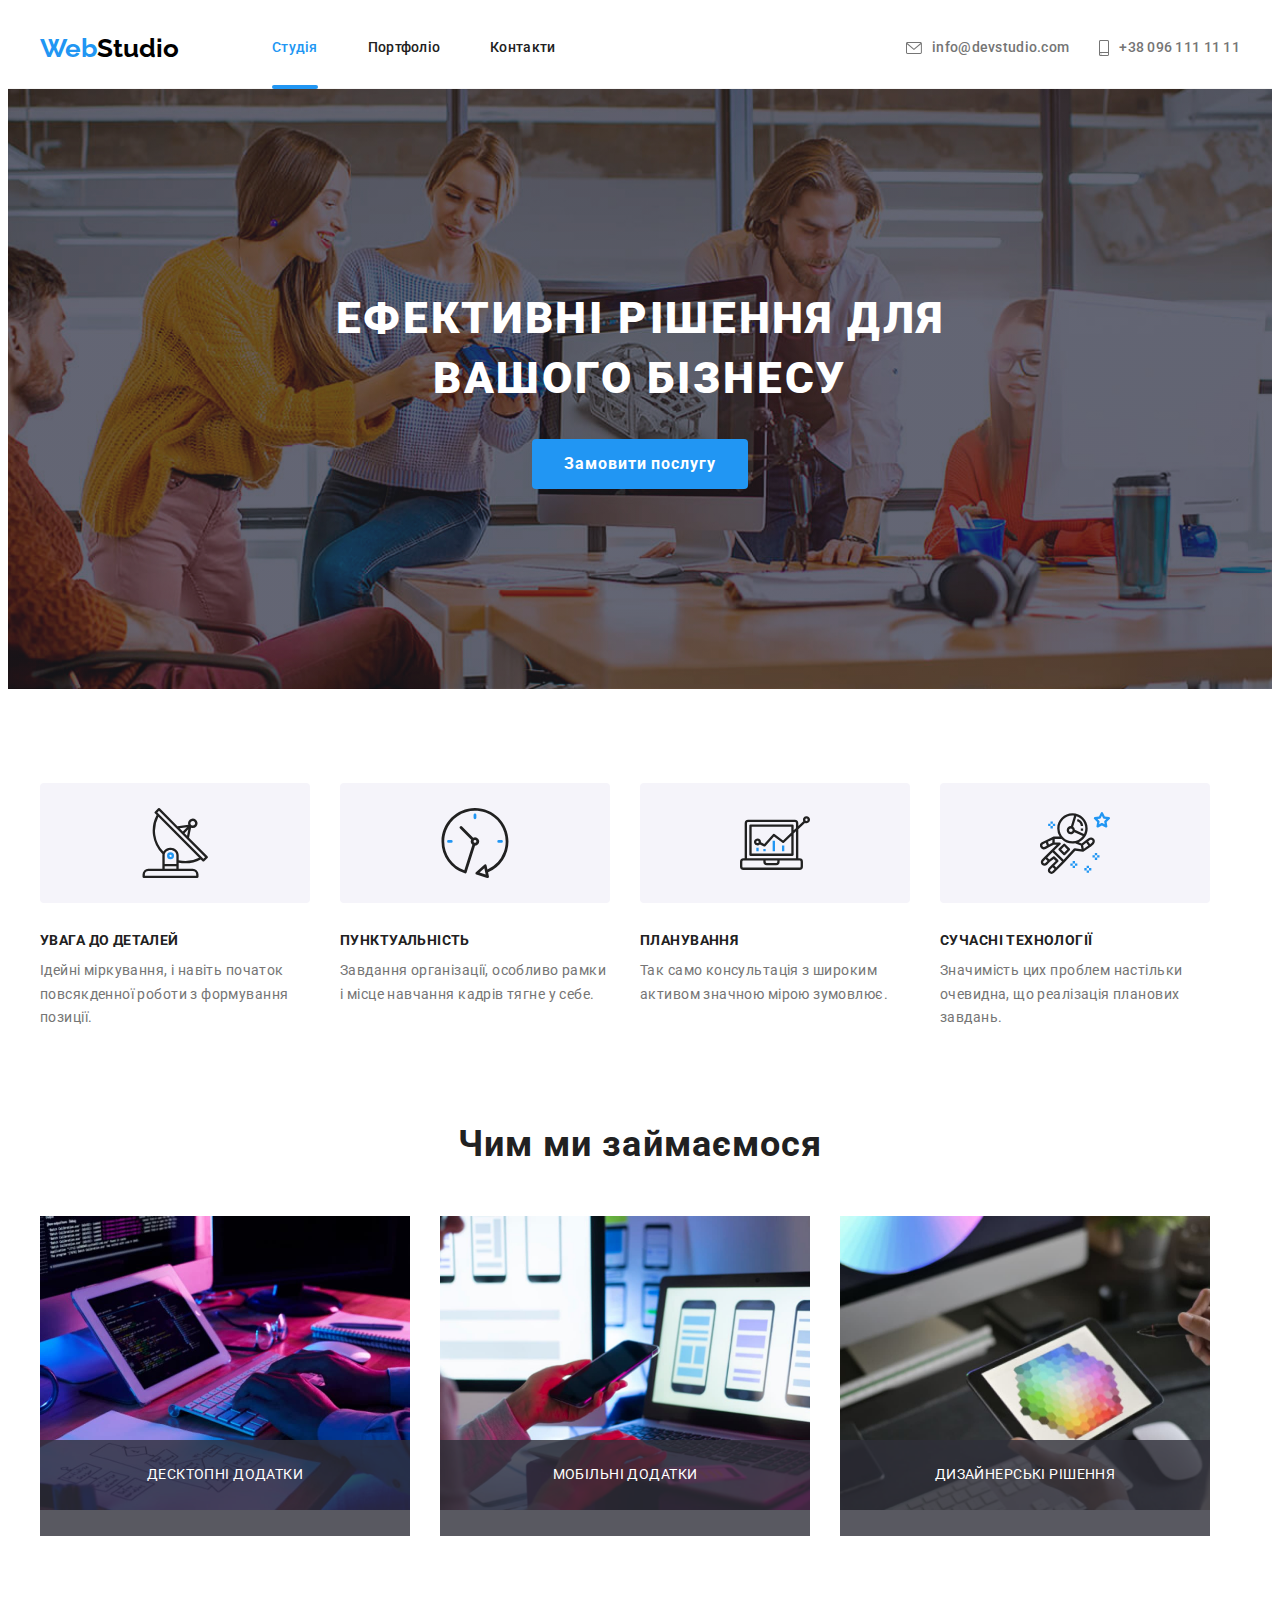
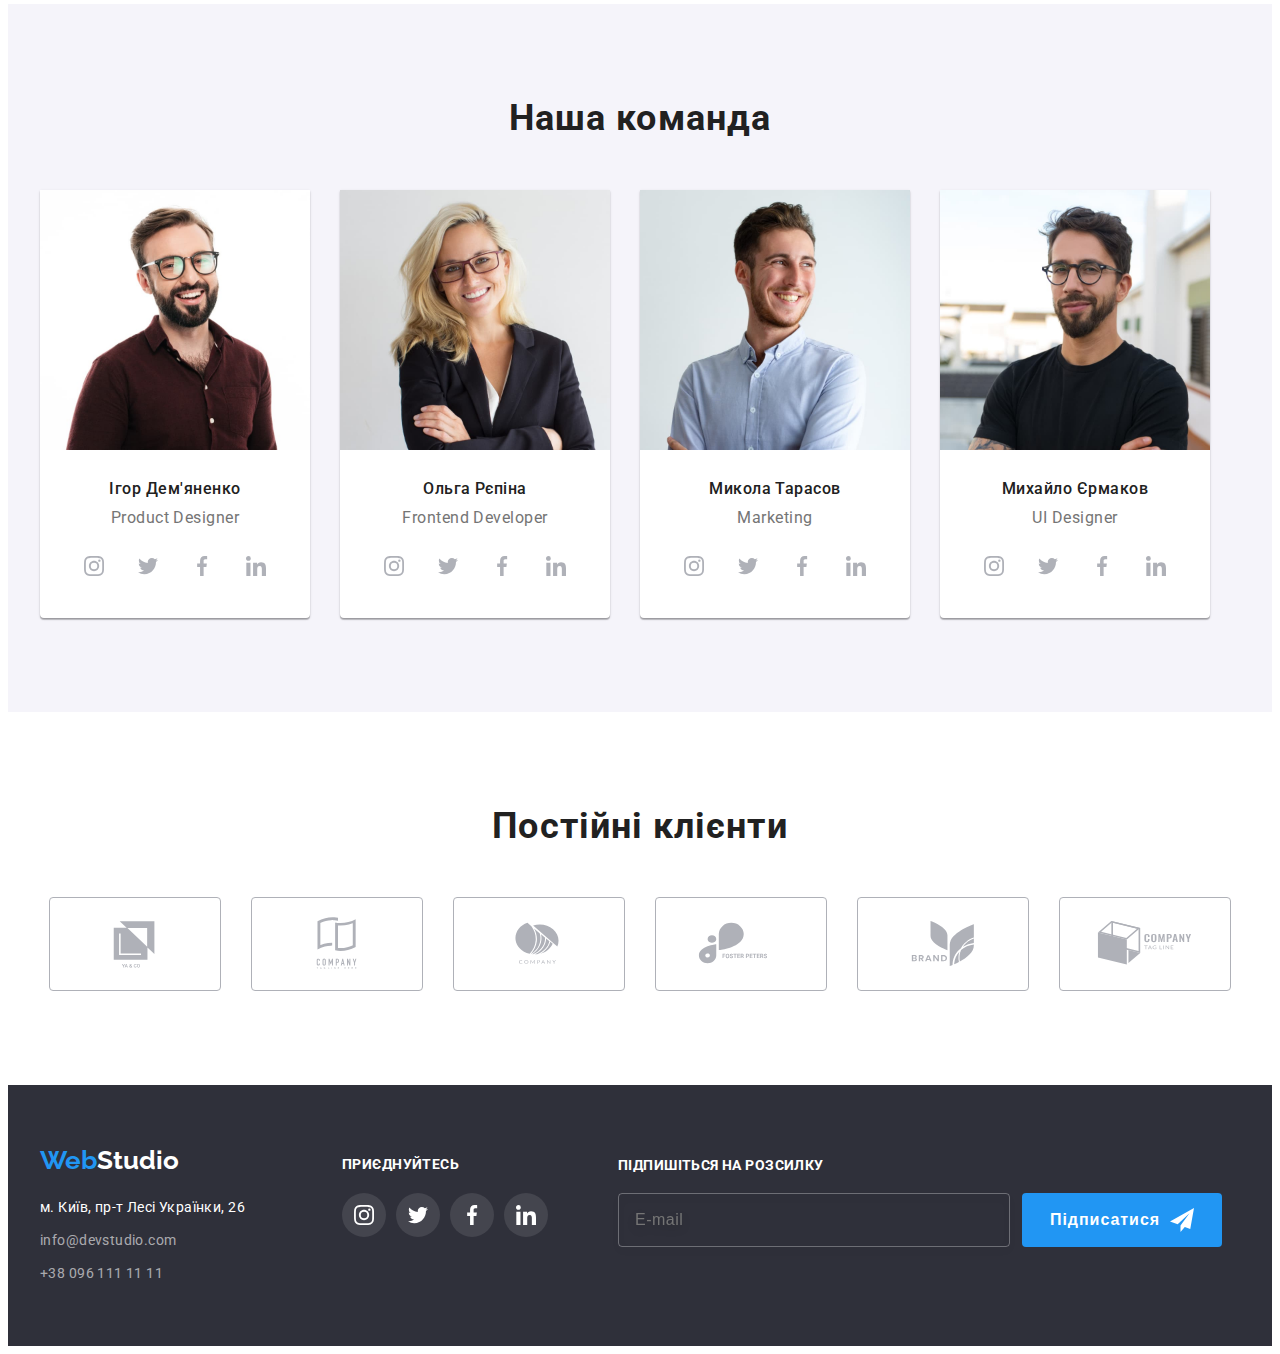
<file: index.html>
<!DOCTYPE html>
<html lang="uk">
<head>
    <meta charset="UTF-8">
    <meta http-equiv="X-UA-Compatible" content="IE=edge">
    <meta name="viewport" content="width=device-width, initial-scale=1.0">
    <title>WebStudio</title>
    <!-- Modern normalize -->
    <link rel="stylesheet" href="https://cdnjs.cloudflare.com/ajax/libs/modern-normalize/1.1.0/modern-normalize.min.css"
        integrity="sha512-wpPYUAdjBVSE4KJnH1VR1HeZfpl1ub8YT/NKx4PuQ5NmX2tKuGu6U/JRp5y+Y8XG2tV+wKQpNHVUX03MfMFn9Q=="
        crossorigin="anonymous" referrerpolicy="no-referrer" />
    <!-- Custome styles -->
    <link rel="stylesheet" href="./css/main.min.css"/>
    <link rel="stylesheet" href="./css/styles.css"/>
    <!-- Fonts -->
    <link rel="preconnect" href="https://fonts.googleapis.com">
    <link rel="preconnect" href="https://fonts.gstatic.com" crossorigin>
    <link href="https://fonts.googleapis.com/css2?family=Raleway:wght@700&family=Roboto:wght@400;500;700;900&display=swap"
        rel="stylesheet">
</head>
<body>
    <header class="header">
        <div class="container header-nav--centering">
            <nav class="header-nav">
                <a href="index.html" class="logo logo-link"><span class="logo-accent">Web</span>Studio</a>
                <ul class="list header-nav__list">
                    <li class="header-nav__item">
                        <a href="index.html" class="header-nav__link header-nav__link--current">Студія</a>
                    </li>
                    <li class="header-nav__item">
                        <a href="portfolio.html" class="header-nav__link">Портфоліо</a>
                    </li>
                    <li class="header-nav__item">
                        <a href="" class="header-nav__link">Контакти</a>
                    </li>
                </ul>
            </nav>
            <ul class="list header-contact">
                <li class="header-contact__item">
                    <a href="mailto:info@devstudio.com" class="link header-contact__link">
                        <svg class="header-contact__icon" width="16" height="12">
                            <use href="./images/symbol-defs.svg#icon-mail"></use>
                        </svg>
                        info@devstudio.com
                    </a>
                </li>
                <li class="header-contact__item">
                    <a href="tel:+380961111111" class="link header-contact__link">
                        <svg class="header-contact__icon" width="10" height="16">
                            <use href="./images/symbol-defs.svg#icon-phone"></use>
                        </svg>
                        +38 096 111 11 11
                    </a>
                </li>
            </ul>
        </div>
    </header>
    <main>
        <section class="hero">
            <div class="container">
                <h1 class="hero-title">Ефективні рішення для<br>вашого бізнесу</h1>
                <button type="button" class="button hero__button" data-modal-open>Замовити послугу</button>
            </div>
        </section>
        <section class="feature">
            <div class="container">
                <h2 hidden>Переваги</h2>
                <ul class="list feature-benefits">
                    <li>
                        <div class="feature-benefits__item">
                            <svg width="70" height="70">
                                <use href="./images/symbol-defs.svg#icon-plus1"></use>
                            </svg>
                        </div>
                        <h3 class="feature-benefits__title">УВАГА ДО ДЕТАЛЕЙ</h3>
                        <p class="feature-benefits__text">Ідейні міркування, і навіть початок повсякденної роботи з формування позиції.</p>
                    </li>
                    <li>
                        <div class="feature-benefits__item">
                            <svg width="70" height="70">
                                <use href="./images/symbol-defs.svg#icon-plus2"></use>
                            </svg>
                        </div>
                        <h3 class="feature-benefits__title">ПУНКТУАЛЬНІСТЬ</h3>
                        <p class="feature-benefits__text">Завдання організації, особливо рамки і місце навчання кадрів тягне у себе.</p>
                    </li>
                    <li>
                        <div class="feature-benefits__item">
                            <svg width="70" height="70">
                                <use href="./images/symbol-defs.svg#icon-plus3"></use>
                            </svg>
                        </div>
                        <h3 class="feature-benefits__title">ПЛАНУВАННЯ</h3>
                        <p class="feature-benefits__text">Так само консультація з широким активом значною мірою зумовлює.</p>
                    </li>
                    <li>
                        <div class="feature-benefits__item">
                            <svg width="70" height="70">
                                <use href="./images/symbol-defs.svg#icon-plus4"></use>
                            </svg>
                        </div>
                        <h3 class="feature-benefits__title">СУЧАСНІ ТЕХНОЛОГІЇ</h3>
                        <p class="feature-benefits__text">Значимість цих проблем настільки очевидна, що реалізація планових завдань.</p>
                    </li>
                </ul>
            </div>
        </section>
        <section class="activity">
            <div class="container">
                <h2 class="section-title">Чим ми займаємося</h2>
                <ul class="list activity__list">
                    <li>
                        <div class="activity__thumb">
                            <img src="images/box1.jpg" alt="фото 1" width="370">
                            <p class="activity__lable">Десктопні додатки</p>
                        </div>
                    </li>
                    <li>
                        <div class="activity__thumb">
                            <img src="images/box2.jpg" alt="фото 2" width="370">
                            <p class="activity__lable">Мобільні додатки</p>
                        </div>
                    </li>
                    <li>
                        <div class="activity__thumb">
                            <img src="images/box3.jpg" alt="фото 3" width="370">
                            <p class="activity__lable">Дизайнерські рішення</p>
                        </div>
                    </li>
                </ul>
            </div>
        </section>
        <section class="team team--background">
            <div class="container">
                <h2 class="section-title">Наша команда</h2>
                <ul class="list team-list">
                    <li class="team-list__items">
                        <img src="images/team/product.designer.jpg" alt="фото працівника 1" width="270">
                        <div class="team-list__card">
                            <h3 class="team-list__name">Ігор Дем'яненко</h3>
                            <p class="team-list__title">Product Designer</p>
                            <ul class="team-list__socials">
                                <li>
                                    <a href="" class="link social-link" target="_blank" rel="noopener noreferre" aria-label="instagram">
                                        <svg class="socials-icon" width="20" height="20">
                                            <use href="./images/symbol-defs.svg#icon-insta"></use>
                                        </svg>
                                    </a>
                                </li>
                                <li>
                                    <a href="" class="link social-link" target="_blank" rel="noopener noreferre" aria-label="twitter">
                                        <svg class="socials-icon" width="20" height="20">
                                            <use href="./images/symbol-defs.svg#icon-twitter"></use>
                                        </svg>
                                    </a>
                                </li>
                                <li>
                                    <a href="" class="link social-link" target="_blank" rel="noopener noreferre" aria-label="facebook">
                                        <svg class="socials-icon" width="20" height="20">
                                            <use href="./images/symbol-defs.svg#icon-facebook"></use>
                                        </svg>
                                    </a>
                                </li>
                                <li>
                                    <a href="" class="link social-link" target="_blank" rel="noopener noreferre" aria-label="linkedin">
                                        <svg class="socials-icon" width="20" height="20">
                                            <use href="./images/symbol-defs.svg#icon-linkedin"></use>
                                        </svg>
                                    </a>
                                </li>
                            </ul>
                        </div>
                    </li>
                    <li class="team-list__items">
                        <img src="images/team/frontend.developer.jpg" alt="фото працівника 2" width="270">
                        <div class="team-list__card"> 
                            <h3 class="team-list__name">Ольга Рєпіна</h3>
                            <p class="team-list__title">Frontend Developer</p>
                            <ul class="team-list__socials">
                                <li>
                                    <a href="" class="link social-link" target="_blank" rel="noopener noreferre" aria-label="instagram">
                                        <svg class="socials-icon" width="20" height="20">
                                            <use href="./images/symbol-defs.svg#icon-insta"></use>
                                        </svg>
                                    </a>
                                </li>
                                <li>
                                    <a href="" class="link social-link" target="_blank" rel="noopener noreferre" aria-label="twitter">
                                        <svg class="socials-icon" width="20" height="20">
                                            <use href="./images/symbol-defs.svg#icon-twitter"></use>
                                        </svg>
                                    </a>
                                </li>
                                <li>
                                    <a href="" class="link social-link" target="_blank" rel="noopener noreferre" aria-label="facebook">
                                        <svg class="socials-icon" width="20" height="20">
                                            <use href="./images/symbol-defs.svg#icon-facebook"></use>
                                        </svg>
                                    </a>
                                </li>
                                <li>
                                    <a href="" class="link social-link" target="_blank" rel="noopener noreferre" aria-label="linkedin">
                                        <svg class="socials-icon" width="20" height="20">
                                            <use href="./images/symbol-defs.svg#icon-linkedin"></use>
                                        </svg>
                                    </a>
                                </li>
                            </ul>
                        </div>
                    </li>
                    <li class="team-list__items">
                        <img src="images/team/marketing.jpg" alt="фото працівника 3" width="270">
                        <div class="team-list__card">
                            <h3 class="team-list__name">Микола Тарасов</h3>
                            <p class="team-list__title">Marketing</p>
                            <ul class="team-list__socials">
                                <li>
                                    <a href="" class="link social-link" target="_blank" rel="noopener noreferre" aria-label="instagram">
                                        <svg class="socials-icon" width="20" height="20">
                                            <use href="./images/symbol-defs.svg#icon-insta"></use>
                                        </svg>
                                    </a>
                                </li>
                                <li>
                                    <a href="" class="link social-link" target="_blank" rel="noopener noreferre" aria-label="twitter">
                                        <svg class="socials-icon" width="20" height="20">
                                            <use href="./images/symbol-defs.svg#icon-twitter"></use>
                                        </svg>
                                    </a>
                                </li>
                                <li>
                                    <a href="" class="link social-link" target="_blank" rel="noopener noreferre" aria-label="facebook">
                                        <svg class="socials-icon" width="20" height="20">
                                            <use href="./images/symbol-defs.svg#icon-facebook"></use>
                                        </svg>
                                    </a>
                                </li>
                                <li>
                                    <a href="" class="link social-link" target="_blank" rel="noopener noreferre" aria-label="linkedin">
                                        <svg class="socials-icon" width="20" height="20">
                                            <use href="./images/symbol-defs.svg#icon-linkedin"></use>
                                        </svg>
                                    </a>
                                </li>
                            </ul>
                        </div>
                    </li>
                    <li class="team-list__items">
                        <img src="images/team/ui.designer.jpg" alt="фото працівника 4" width="270">
                        <div class="team-list__card">
                            <h3 class="team-list__name">Михайло Єрмаков</h3>
                            <p class="team-list__title">UI Designer</p>
                            <ul class="team-list__socials">
                                <li>
                                    <a href="" class="link social-link" target="_blank" rel="noopener noreferre" aria-label="instagram">
                                        <svg class="socials-icon" width="20" height="20">
                                            <use href="./images/symbol-defs.svg#icon-insta"></use>
                                        </svg>
                                    </a>
                                </li>
                                <li>
                                    <a href="" class="link social-link" target="_blank" rel="noopener noreferre" aria-label="twitter">
                                        <svg class="socials-icon" width="20" height="20">
                                            <use href="./images/symbol-defs.svg#icon-twitter"></use>
                                        </svg>
                                    </a>
                                </li>
                                <li>
                                    <a href="" class="link social-link" target="_blank" rel="noopener noreferre" aria-label="facebook">
                                        <svg class="socials-icon" width="20" height="20">
                                            <use href="./images/symbol-defs.svg#icon-facebook"></use>
                                        </svg>
                                    </a>
                                </li>
                                <li>
                                    <a href="" class="link social-link" target="_blank" rel="noopener noreferre" aria-label="linkedin">
                                        <svg class="socials-icon" width="20" height="20">
                                            <use href="./images/symbol-defs.svg#icon-linkedin"></use>
                                        </svg>
                                    </a>
                                </li>
                            </ul>
                        </div>
                    </li>
                </ul>
            </div>
        </section>
        <section class="clients">
            <div class="container">
                <h2 class="section-title">Постійні клієнти</h2>
                <ul class="list clients-list">
                    <li>
                        <a href="" class="link clients__link">
                            <svg class="client-icon" width="106" height="60">
                                <use href="./images/symbol-defs.svg#icon-Logo1"></use>
                            </svg>
                        </a>
                    </li>
                    <li>
                        <a href="" class="link clients__link">
                            <svg class="client-icon" width="106" height="60">
                                <use href="./images/symbol-defs.svg#icon-Logo2"></use>
                            </svg>
                        </a>
                    </li>
                    <li>
                        <a href="" class="link clients__link">
                            <svg class="client-icon" width="106" height="60">
                                <use href="./images/symbol-defs.svg#icon-Logo3"></use>
                            </svg>
                        </a>
                    </li>
                    <li>
                        <a href="" class="link clients__link">
                            <svg class="client-icon" width="106" height="60">
                                <use href="./images/symbol-defs.svg#icon-Logo4"></use>
                            </svg>
                        </a>
                    </li>
                    <li>
                        <a href="" class="link clients__link">
                            <svg class="client-icon" width="106" height="60">
                                <use href="./images/symbol-defs.svg#icon-Logo5"></use>
                            </svg>
                        </a>
                    </li>
                    <li>
                        <a href="" class="link clients__link">
                            <svg class="client-icon" width="106" height="60">
                                <use href="./images/symbol-defs.svg#icon-Logo6"></use>
                            </svg>
                        </a>
                    </li>
                </ul>
            </div>
        </section>
    </main>
    <footer class="footer">
        <div class="container footer__container">
            <div>
                <a href="index.html" class="logo footer__logo--color logo-link"><span class="logo-accent">Web</span>Studio</a>
                <address class="address">
                    <ul class="list">
                        <li class="address-item">
                            <a href="https://goo.gl/maps/FTeCuRGCvHaM9gyz8" target="blank" rel="noopener noreferrer"
                                class="address-item__link">м. Київ, пр-т Лесі
                                Українки, 26</a>
                        </li>
                        <li class="address-item">
                            <a href="mailto:info@devstudio.com"
                                class="address-item__link address-item__link--color link">info@devstudio.com</a>
                        </li>
                        <li class="address-item">
                            <a href="tel:+380961111111" class="address-item__link address-item__link--color link">+38 096
                                111 11 11</a>
                        </li>
                    </ul>
                </address>
            </div>
            <div class="footer-socials">
                <h3 class="footer-socials__title">приєднуйтесь</h3>
                <ul class="list footer-socials-list">
                    <li>
                        <a href="" class="footer-socials__link">
                            <svg class="footer-socials__icon" width="20" height="20">
                                <use href="./images/symbol-defs.svg#icon-insta"></use>
                            </svg>
                        </a>
                    </li>
                    <li>
                        <a href="" class="footer-socials__link">
                            <svg class="footer-socials__icon" width="20" height="20">
                                <use href="./images/symbol-defs.svg#icon-twitter"></use>
                            </svg>
                        </a>
                    </li>
                    <li>
                        <a href="" class="footer-socials__link">
                            <svg class="footer-socials__icon" width="20" height="20">
                                <use href="./images/symbol-defs.svg#icon-facebook"></use>
                            </svg>
                        </a>
                    </li>
                    <li>
                        <a href="" class="footer-socials__link">
                            <svg class="footer-socials__icon" width="20" height="20">
                                <use href="./images/symbol-defs.svg#icon-linkedin"></use>
                            </svg>
                        </a>
                    </li>
                </ul>
            </div>
            <div class="footer-form-container">
                <div>
                    <p class="footer-form-container__title">Підпишіться на розсилку</p>
                    <form class="footer-form">
                        <input class="footer-form__field" type="text" placeholder="E-mail" name="mail" required>
                        <button class="footer-form__btn" type="submit">
                            Підписатися
                            <svg class="footer-form__icon" width="24" height="24">
                                <use href="./images/symbol-defs.svg#icon-telegram"></use>
                            </svg>
                        </button>
                    </form>
                </div>
            </div>
        </div>
    </footer>
    <div class="backdrop is-hidden" data-modal>
        <div class="modal">
            <button class="modal__button" data-modal-close>
                <svg class="modal__button--size" width="18" height="18">
                    <use href="./images/symbol-defs.svg#icon-close"></use>
                </svg>
            </button>
            <strong class="modal__title">Залиште свої дані, ми вам передзвонимо</strong>
            <form class="modal-form" name="modal_form">
                <div class="modal-form-group" role="group">
                    <lable class="modal-form-group__lable" for="user-name">Ім'я</lable>
                    <div class="modal-form-group__wraper">
                        <input class="modal-form-group__field" type="text" name="user-name" id="user-name" required>
                        <svg class="modal-form-group__icon" wisth="18" height="18">
                            <use href="./images/symbol-defs.svg#modal-name"></use>
                        </svg>
                    </div>
                    <lable class="modal-form-group__lable" for="user-phone">Телефон</lable>
                    <div class="modal-form-group__wraper">
                        <input class="modal-form-group__field" type="tel" name="user-phone" id="user-phone" required>
                        <svg class="modal-form-group__icon" wisth="18" height="18">
                            <use href="./images/symbol-defs.svg#modal-tel"></use>
                        </svg>
                    </div>
                    <lable class="modal-form-group__lable" for="user-mail">Пошта</lable>
                    <div class="modal-form-group__wraper">
                        <input class="modal-form-group__field" type="text" name="user-mail" id="user-mail" required>
                        <svg class="modal-form-group__icon" wisth="18" height="18">
                            <use href="./images/symbol-defs.svg#modal-mail"></use>
                        </svg>
                    </div>
                    <lable class="modal-form-group__lable" for="user-message">Коментар</lable>
                    <textarea class="modal-form-group__message" placeholder="Введіть текст" id="usre-message" rows="6"></textarea>
                </div>
                <div class="modal-form-agreement" role="group">
                    <input class="modal-form-agreement__checkbox visually-hidden" type="checkbox" id="user-agreement" name="user-agreement">
                    <svg class="modal-form-agreement__icon" width="16" height="15">
                        <use class="modal-form-agreement--uncheck" href="./images/symbol-defs.svg#icon-checbox-uncheck"></use>
                        <use class="modal-form-agreement--check" href="./images/symbol-defs.svg#icon-checbox-check"></use>
                    </svg>
                    <label class="modal-form-agreement-desc" for="user-agreement">
                    Погоджуюся з розсилкою та приймаю
                    <a class="modal-form-agreement__link" href="">Умови договору</a>
                    </label>
                </div>
                <button class="modal-form__btn" type="submit">Відправити</button>
            </form>
        </div>
    </div>
    <script src="./js/modal.js"></script>
</body>
</html>
</file>
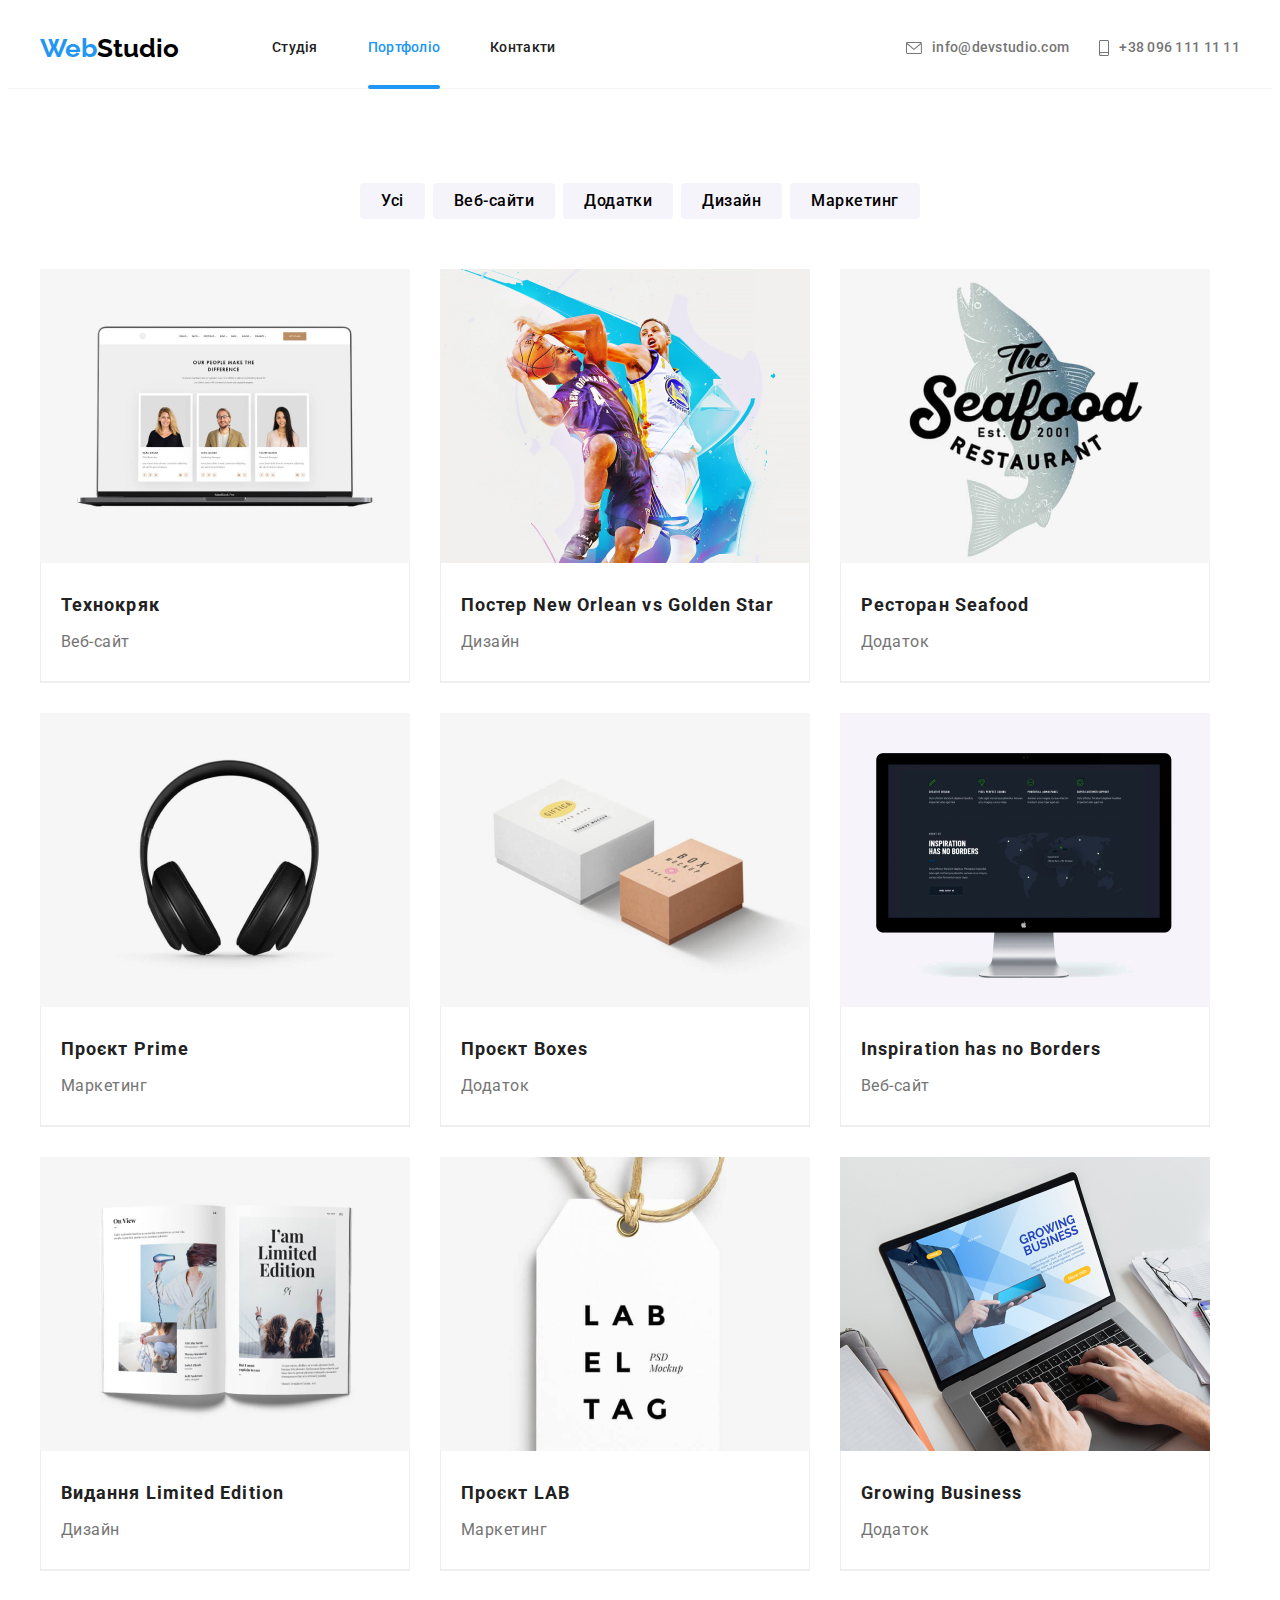
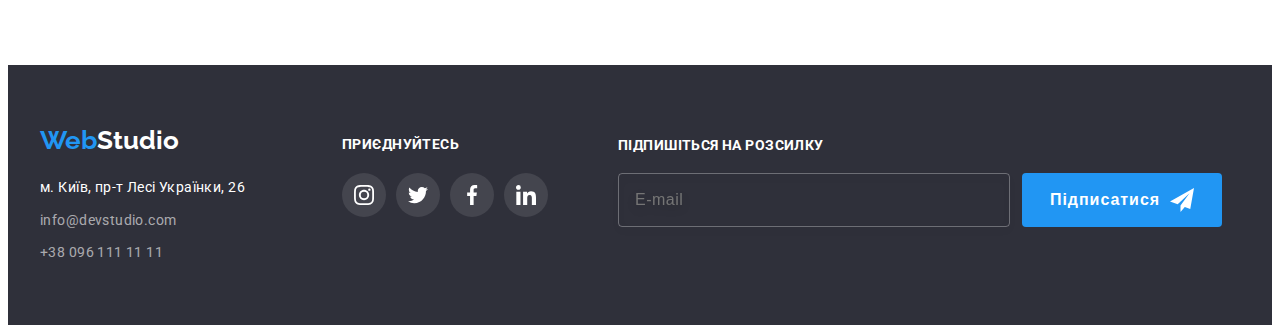
<file: portfolio.html>
<!DOCTYPE html>
<html lang="uk">
<head>
    <meta charset="UTF-8">
    <meta http-equiv="X-UA-Compatible" content="IE=edge">
    <meta name="viewport" content="width=device-width, initial-scale=1.0">
    <title>WebStudio</title>
    <!-- Modern normalize -->
    <link rel="stylesheet" href="https://cdnjs.cloudflare.com/ajax/libs/modern-normalize/1.1.0/modern-normalize.min.css"
        integrity="sha512-wpPYUAdjBVSE4KJnH1VR1HeZfpl1ub8YT/NKx4PuQ5NmX2tKuGu6U/JRp5y+Y8XG2tV+wKQpNHVUX03MfMFn9Q=="
        crossorigin="anonymous" referrerpolicy="no-referrer" />
    <!-- Custome styles -->
    <link rel="stylesheet" href="./css/main.min.css" />
    <link rel="stylesheet" href="./css/styles.css"/>
    <!-- Fonts -->
    <link rel="preconnect" href="https://fonts.googleapis.com">
    <link rel="preconnect" href="https://fonts.gstatic.com" crossorigin>
    <link href="https://fonts.googleapis.com/css2?family=Raleway:wght@700&family=Roboto:wght@400;500;700;900&display=swap"
        rel="stylesheet">
</head>
<body>
        <header class="header">
            <div class="container header-nav--centering">
                <nav class="header-nav">
                    <a href="index.html" class="logo logo-link"><span class="logo-accent">Web</span>Studio</a>
                    <ul class="list header-nav__list">
                        <li class="header-nav__item">
                            <a href="index.html" class="link header-nav__link">Студія</a>
                        </li>
                        <li class="header-nav__item">
                            <a href="portfolio.html" class="link header-nav__link header-nav__link--current">Портфоліо</a>
                        </li>
                        <li class="header-nav__item">
                            <a href="" class="link header-nav__link">Контакти</a>
                        </li>
                    </ul>
                </nav>
                <ul class="list header-contact">
                    <li class="header-contact__item">
                        <a href="mailto:info@devstudio.com" class="link header-contact__link">
                            <svg class="header-contact__icon" width="16" height="12">
                                <use href="./images/symbol-defs.svg#icon-mail"></use>
                            </svg>
                            info@devstudio.com
                        </a>
                    </li>
                    <li class="header-contact__item">
                        <a href="tel:+380961111111" class="link header-contact__link">
                            <svg class="header-contact__icon" width="10" height="16">
                                <use href="./images/symbol-defs.svg#icon-phone"></use>
                            </svg>
                            +38 096 111 11 11
                        </a>
                    </li>
                </ul>
            </div>
        </header>
    <main>
        <section class="portfolio section">
            <div class="container">
                <h1 hidden>Портфоліо</h1>
                <ul class="list portfolio-button__list">
                    <li class="portfolio-button__item">
                        <button type="button" class="button portfolio__button">Усі</button>
                    </li>
                    <li class="portfolio-button__item">
                        <button type="button" class="button portfolio__button">Веб-сайти</button>
                    </li>
                    <li class="portfolio-button__item">
                        <button type="button" class="button portfolio__button">Додатки</button>
                    </li>
                    <li class="portfolio-button__item">
                        <button type="button" class="button portfolio__button">Дизайн</button>
                    </li>
                    <li class="portfolio-button__item">
                        <button type="button" class="button portfolio__button">Маркетинг</button>
                    </li>
                </ul>
                <ul class="list galery">
                    <li class="galery-item">
                        <div class="galery-item__box">
                            <img src="./images/portfolio/laptop-1.jpg" alt="ноутбук" width="370">
                            <div class="galery-overlay">
                                <p class="galery-overlay__text">Ресурс пропонує комплексні пропозиції з різним рівнем функціоналу
                                    та сервісів. Все це дозволить відвідувачу отримати
                                    вичерпні відомості про компанію чи приватну особу.</p>
                            </div>
                        </div>
                        <div class="galery-item__card">
                            <h3 class="galery-item__title">Технокряк</h3>
                            <p class="galery-item__text">Веб-сайт</p>
                        </div>
                    </li>
                    <li class="galery-item">
                        <div class="galery-item__box">
                            <img src="./images/portfolio/basketball-2.jpg" alt="гравці у баскетбол" width="370">
                            <div class="galery-overlay">
                                <p class="galery-overlay__text">Ресурс пропонує комплексні пропозиції з різним рівнем функціоналу
                                    та сервісів. Все це дозволить відвідувачу отримати
                                    вичерпні відомості про компанію чи приватну особу.</p>
                            </div>
                        </div>
                        <div class="galery-item__card">
                            <h3 class="galery-item__title">Постер New Orlean vs Golden Star</h3>
                            <p class="galery-item__text">Дизайн</p>
                        </div>
                    </li>
                    <li class="galery-item">
                        <div class="galery-item__box">
                            <img src="./images/portfolio/seafood-3.jpg" alt="логотип сіафуд" width="370">
                            <div class="galery-overlay">
                                <p class="galery-overlay__text">Ресурс пропонує комплексні пропозиції з різним рівнем функціоналу
                                    та сервісів. Все це дозволить відвідувачу отримати
                                    вичерпні відомості про компанію чи приватну особу.</p>
                            </div>
                        </div>
                        <div class="galery-item__card">
                            <h3 class="galery-item__title">Ресторан Seafood</h3>
                            <p class="galery-item__text">Додаток</p>
                        </div>
                    </li>
                    <li class="galery-item">
                        <div class="galery-item__box">
                            <img src="./images/portfolio/headphones-4.jpg" alt="навушнікі" width="370">
                            <div class="galery-overlay">
                                <p class="galery-overlay__text">Ресурс пропонує комплексні пропозиції з різним рівнем функціоналу
                                    та сервісів. Все це дозволить відвідувачу отримати
                                    вичерпні відомості про компанію чи приватну особу.</p>
                            </div>
                        </div>
                        <div class="galery-item__card">
                            <h3 class="galery-item__title">Проєкт Prime</h3>
                            <p class="galery-item__text">Маркетинг</p>
                        </div>
                    </li>
                    <li class="galery-item">
                        <div class="galery-item__box">
                            <img src="./images/portfolio/boxes-5.jpg" alt="коробки" width="370">
                            <div class="galery-overlay">
                                <p class="galery-overlay__text">Ресурс пропонує комплексні пропозиції з різним рівнем функціоналу
                                    та сервісів. Все це дозволить відвідувачу отримати
                                    вичерпні відомості про компанію чи приватну особу.</p>
                            </div>
                        </div>
                        <div class="galery-item__card">
                            <h3 class="galery-item__title">Проєкт Boxes</h3>
                            <p class="galery-item__text">Додаток</p>
                        </div>
                    </li>
                    <li class="galery-item">
                        <div class="galery-item__box">
                            <img src="./images/portfolio/monitor-6.jpg" alt="монітор компютера" width="370">
                            <div class="galery-overlay">
                                <p class="galery-overlay__text">Ресурс пропонує комплексні пропозиції з різним рівнем функціоналу
                                    та сервісів. Все це дозволить відвідувачу отримати
                                    вичерпні відомості про компанію чи приватну особу.</p>
                            </div>
                        </div>
                        <div class="galery-item__card">
                            <h3 class="galery-item__title">Inspiration has no Borders</h3>
                            <p class="galery-item__text">Веб-сайт</p>
                        </div>
                    </li>
                    <li class="galery-item">
                        <div class="galery-item__box">
                            <img src="./images/portfolio/magazin-7.jpg" alt="розворот журналу" width="370">
                            <div class="galery-overlay">
                                <p class="galery-overlay__text">Ресурс пропонує комплексні пропозиції з різним рівнем функціоналу
                                    та сервісів. Все це дозволить відвідувачу отримати
                                    вичерпні відомості про компанію чи приватну особу.</p>
                            </div>
                        </div>
                        <div class="galery-item__card">
                            <h3 class="galery-item__title">Видання Limited Edition</h3>
                            <p class="galery-item__text">Дизайн</p>
                        </div>
                    </li>
                    <li class="galery-item">
                        <div class="galery-item__box">
                            <img src="./images/portfolio/label-8.jpg" alt="lлейбл" width="370">
                            <div class="galery-overlay">
                                <p class="galery-overlay__text">Ресурс пропонує комплексні пропозиції з різним рівнем функціоналу
                                    та сервісів. Все це дозволить відвідувачу отримати
                                    вичерпні відомості про компанію чи приватну особу.</p>
                            </div>
                        </div>
                        <div class="galery-item__card">
                            <h3 class="galery-item__title">Проєкт LAB</h3>
                            <p class="galery-item__text">Маркетинг</p>
                        </div>
                    </li>
                    <li class="galery-item">
                        <div class="galery-item__box">
                            <img src="./images/portfolio/laptop-hands-9.jpg" alt="руки друкують на ноубуці" width="370">
                            <div class="galery-overlay">
                                <p class="galery-overlay__text">Ресурс пропонує комплексні пропозиції з різним рівнем функціоналу
                                    та сервісів. Все це дозволить відвідувачу отримати
                                    вичерпні відомості про компанію чи приватну особу.</p>
                            </div>
                        </div>
                        <div class="galery-item__card">
                            <h3 class="galery-item__title">Growing Business</h3>
                            <p class="galery-item__text">Додаток</p>
                        </div>
                    </li>
                </ul>
            </div>
        </section>
    </main>
    <footer class="footer">
        <div class="container footer__container">
            <div>
                <a href="index.html" class="logo footer__logo--color logo-link"><span class="logo-accent">Web</span>Studio</a>
                <address class="address">
                    <ul class="list">
                        <li class="address-item">
                            <a href="https://goo.gl/maps/FTeCuRGCvHaM9gyz8" target="blank" rel="noopener noreferrer"
                                class="address-item__link">м. Київ, пр-т Лесі
                                Українки, 26</a>
                        </li>
                        <li class="address-item">
                            <a href="mailto:info@devstudio.com" class="address-item__link address-item__link--color link">info@devstudio.com</a>
                        </li>
                        <li class="address-item">
                            <a href="tel:+380961111111" class="address-item__link address-item__link--color link">+38 096 111 11 11</a>
                        </li>
                    </ul>
                </address>
            </div>
            <div class="footer-socials">
                <h3 class="footer-socials__title">приєднуйтесь</h3>
                <ul class="list footer-socials-list">
                    <li>
                        <a href="" class="footer-socials__link">
                            <svg class="footer-socials__icon" width="20" height="20">
                                <use href="./images/symbol-defs.svg#icon-insta"></use>
                            </svg>
                        </a>
                    </li>
                    <li>
                        <a href="" class="footer-socials__link">
                            <svg class="footer-socials__icon" width="20" height="20">
                                <use href="./images/symbol-defs.svg#icon-twitter"></use>
                            </svg>
                        </a>
                    </li>
                    <li>
                        <a href="" class="footer-socials__link">
                            <svg class="footer-socials__icon" width="20" height="20">
                                <use href="./images/symbol-defs.svg#icon-facebook"></use>
                            </svg>
                        </a>
                    </li>
                    <li>
                        <a href="" class="footer-socials__link">
                            <svg class="footer-socials__icon" width="20" height="20">
                                <use href="./images/symbol-defs.svg#icon-linkedin"></use>
                            </svg>
                        </a>
                    </li>
                </ul>
            </div>
            <div class="footer-form-container">
                <div>
                    <p class="footer-form-container__title">Підпишіться на розсилку</p>
                    <form class="footer-form">
                        <input class="footer-form__field" type="text" placeholder="E-mail" name="mail" required>
                        <button class="footer-form__btn" type="submit">
                            Підписатися
                            <svg class="footer-form__icon" width="24" height="24">
                                <use href="./images/symbol-defs.svg#icon-telegram"></use>
                            </svg>
                        </button>
                    </form>
                </div>
            </div>
        </div>
    </footer>
</body>
</html>
</file>
<file: css/styles.css>
/* :root {
    --accent: #2196F3;
    --footer-color: #2F303A;
    --background-white: #ffffff;
    --background-gray: #F5F4FA;
    --title: #212121;
    --main-text: #757575;
    --transition: cubic-bezier(0.4, 0, 0.2, 1) 250ms;
}

body {
    background-color: var(--background-white);
    font-family: Roboto, sans-serif;
    color: var(--title);
} */

/* reset start */

/* .list {
    margin: 0;
    padding: 0;
    list-style: none;
}

h1,
h2,
h3,
h4,
h5,
h6,
p {
    margin: 0;
}

img {
    display: block;
}

.visually-hidden {
    position: absolute;
    white-space: nowrap;
    width: 1px;
    height: 1px;
    overflow: hidden;
    border: 0;
    padding: 0;
    clip: rect(0 0 0 0);
    clip-path: inset(50%);
    margin: -1px;
} */

/* reset end */

/* .container {
    width: 1200px;
    padding-left: 15px;
    padding-right: 15px;
    margin-left: auto;
    margin-right: auto;
} */

/* .section-portfolio,
.team,
.feature,
.clients {
    padding-top: 94px;
    padding-bottom: 94px;
} */


/* LOGO HEADER/FOOTER */

/* .logo {
    font-family: 'Raleway';
    font-weight: 700;
    font-size: 26px;
    line-height: 1.19;
    color: #000000;
    margin-right: 93px;
}

.logo-accent {
    color: var(--accent);
} */


/* NAVIGATION */

/* .header {
    border-bottom: 1px solid #F5F5F5;
}

.header-nav--centering {
    display: flex;
    align-items: center;
    justify-content: space-between;
}

.header-nav,
.header-nav__list {
    display: flex;
    align-items: center;
}


.header-nav__item:not(:last-child) {
    margin-right: 50px;
}

.header-nav__link {
    display: block;
    position: relative;
    padding-top: 32px;
    padding-bottom: 32px;

    font-weight: 500;
    font-size: 14px;
    line-height: 1.14;
    letter-spacing: 0.02em;
    text-decoration: none;
    color: var(--title);
    transition: var(--transition);
}
.header-nav__link--current::after {
    display:inline-block;
    position: absolute;
    left: 0;
    bottom: -1px;
    width: 100%;
    height: 4px;
    content: "";
    background-color: var(--accent);
    border-radius: 2px;
}

.header-nav__link:hover,
.header-nav__link:focus {
    color: var(--accent);
}

.header-nav__link--current {
    color: var(--accent);
} */


/* CONTACT HEADER */

/* .header-contact__link {
    display: flex;
    padding-top: 32px;
    padding-bottom: 32px;

    text-decoration: none;
    font-weight: 500;
    font-size: 14px;
    line-height: 1.14;
    letter-spacing: 0.02em;
    color: var(--main-text);
    fill: var(--main-text);
    text-align: center;
    gap: 10px;
    transition: var(--transition);
    align-items: center;
}

.header-contact__item:not(:last-child) {
    margin-right: 30px;
}

.header-contact {
    display: flex;   
}

.header-contact__link:hover,
.header-contact__link:focus {
    color: var(--accent);
    fill: var(--accent);
} */

/* MAIN COMPANY */


/* .hero {
    background-color: var(--footer-color);
    text-align: center;
    padding-top: 200px;
    padding-bottom: 200px;
    
    margin-left: auto;
    margin-right: auto;
    max-width: 1600px;
    max-height: 600px;
    background-image: linear-gradient(to right,
                      rgba(47, 48, 58, 0.4),
                      rgba(47, 48, 58, 0.4)),
    url(../images/background-hero.jpg);
    background-repeat: no-repeat;
    background-position: center;
    background-size: cover;
}

.hero-title {
    margin-bottom: 30px;
    font-weight: 900;
    font-size: 44px;
    line-height: 1.36;
    letter-spacing: 0.06em;
    text-transform: uppercase;
    color: #ffffff;
} */

/* .button {
    display: inline-block;
    font-family: roboto;
    font-weight: 700;
    font-size: 16px;
    line-height: 1.87;
    align-items: center;
    text-align: center;
    letter-spacing: 0.06em;
    background-color: var(--accent);
    color: #ffffff;
    border: none;
    border-radius: 4px;
    cursor: pointer;
    transition: var(--transition);
} */

/* .hero__button {
    padding: 9px 31px;
    min-width: 216px;
    min-height: 50px;
} */

/* .button:hover,
.button:focus {
    background-color: rgba(24, 140, 232, 1);
} */

/* .section-title {
    margin-bottom: 50px;

    font-size: 36px;
    line-height: 1.16;
    text-align: center;
    letter-spacing: 0.03em;
} */


/* BENEFITS */

/* .feature__title {
    margin-bottom: 10px;

    font-weight: 700;
    font-size: 14px;
    line-height: 1.14;
    letter-spacing: 0.03em;
    text-transform: uppercase;
}

.feature__text {
    font-size: 14px;
    line-height: 1.71;
    letter-spacing: 0.03em;
    color: var(--main-text);
    width: 270px;
}

.feature-benefits {
    display: flex;
    gap: 30px;
}

.feature-benefits__item {
    display: flex;
    background-color: var(--background-gray);
    border-radius: 4px;
    height: 120px;
    width: 270px;
    align-items: center;
    justify-content: center;
    margin-bottom: 30px;
} */


/* ACTIVITY */

/* .activity__list {
    display: flex;
    gap: 30px;
}

.activity {
    padding-bottom: 94px;
}

.thumb {
    position: relative;
    background-color: #fff;
}

.activity__lable {
    display: block;
    position: absolute;
    padding-top: 26px;
    width: 370px;
    height: 70px;
    top:224px;

    line-height: 16px;
    font-size: 14px;
    letter-spacing: 0.03em;
    text-align: center;
    text-transform: uppercase;
    color: #FFFFFF;
    background: rgba(47, 48, 58, 0.8);
} */


/* TEAM */
/* 
.team--background {
    background-color: var(--background-gray);
}

.team-list{
    display: flex;
    gap: 30px;
}

.team-list__items {
    text-align: center;
    background-color: #ffffff;
    border-radius: 0px 0px 4px 4px;
    box-shadow: 0px 1px 3px rgba(0, 0, 0, 0.12),
     0px 1px 1px rgba(0, 0, 0, 0.14),
     0px 2px 1px rgba(0, 0, 0, 0.2);
}

.team-list__name {
    margin-bottom: 10px;

    font-weight: 500;
    font-size: 16px;
    line-height: 1.18;
    letter-spacing: 0.03em;
}

.team-list__title {
    font-size: 16px;
    line-height: 1.18;        
    letter-spacing: 0.03em;
    color: var(--main-text);
    margin-bottom: 16px;
}

.team-list__card {
    margin-top: 30px;
    margin-bottom: 30px;
}

.team-list__socials{
    display: flex;
    align-items: center;
    justify-content: center;
    gap: 10px;
    list-style: none;
    padding: 0;
}

.social-link {
    display: flex;
    align-items: center;
    justify-content: center;
    width: 44px;
    height: 44px;
    border-radius: 50%;
    background-color: #ffffff;
    fill: #AFB1B8;
    transition: var(--transition);
}

.social-link:hover,
.social-link:focus {
    fill: #ffffff;
    background-color: var(--accent);
} */


/* CLIENTS */

/* .clients-list {
    display: flex;
    gap: 30px;
    justify-content: center;
}

.clients__link {
    display: flex;
    border: 1px solid #AFB1B8;
    fill: #AFB1B8;
    border-radius: 4px;
    align-items: center;
    justify-content: center;
    width: 170px;
    height: 92px;
    transition: var(--transition);
}

.clients__link:hover,
.clients__link:focus {
    fill: var(--accent);
    border: 1px solid var(--accent);
} */


/* PORTFOLIO BTN */

/* .portfolio__button {
    padding: 5px 21px;

    font-weight: 500;
    font-size: 16px;
    line-height: 1.62;
    text-align: center;
    letter-spacing: 0.03em;
    background-color: var(--background-gray);
    color: #000000;
    transition: var(--transition);
}

.portfolio__button:hover,
.portfolio__button:focus {
    background-color: var(--accent);
    color: #ffffff;
    box-shadow: 0px 3px 1px rgba(0, 0, 0, 0.1),
     0px 1px 2px rgba(0, 0, 0, 0.08),
     0px 2px 2px rgba(0, 0, 0, 0.12);
}

.portfolio-button__list {
    display: flex;
    margin-bottom: 50px;
    justify-content: center;
}

.portfolio-button__item:not( :last-child) {
    margin-right: 8px;
} */


/* PORTFOLIO GALERY */

/* .galery {
    display: flex;
    flex-wrap: wrap;
    gap: 30px;
} */

/* 
.galery-item {
    border-bottom: 1px solid #EEEEEE;
    transition: var(--transition);
}

.galery-item:nth-child(n+7) {
    margin-bottom: 0;
}

.galery-item:hover,
.galery-item:focus {
    box-shadow: 0px 1px 1px rgba(0, 0, 0, 0.12),
        0px 4px 4px rgba(0, 0, 0, 0.06),
        1px 4px 6px rgba(0, 0, 0, 0.16);

}


.galery-item__box {
    position: relative;
    width: 370px;
    height: 294px;
    margin-left: auto;
    margin-right: auto;
    overflow: hidden;
}

.galery-item__card {
    padding-left: 20px;
    padding-right: 20px;
    padding-top: 24px;
    padding-bottom: 24px;
    border-left: 1px solid #EEEEEE;
    border-bottom: 1px solid #EEEEEE;
    border-right: 1px solid #EEEEEE;
}

.galery-item__text {
    font-size: 16px;
    line-height: 1.87;
    letter-spacing: 0.03em;
    color: var(--main-text);
}

.galery-item__title {
    margin-bottom: 4px;

    font-weight: 700;
    font-size: 18px;
    line-height: 2;
    letter-spacing: 0.06em;
}


.galery-overlay {
    position: absolute;
    bottom: 0;
    left: 0;
    width: 100%;
    height: 100%;
    background: rgba(33, 150, 243, 0.9);
    transform: translatey(100%);
    transition: transform 250ms ease;
}

.galery-overlay__text {
    line-height: 28px;
    font-size: 18px;
    color: #FFFFFF;
    letter-spacing: 0.03em;
    padding: 62px 23px;
}

.galery-item:hover .galery-overlay {
    transform: translateY(0);

} */

/* FOOTER */

/* .footer {
    background-color: var(--footer-color);
    padding-top: 60px;
    padding-bottom: 60px;
} */

/* .footer .logo {
    color: #ffffff;
} */

/* .address {
    font-style: normal;
}

.address-item__link {
    font-style: normal;
    font-size: 14px;
    line-height: 1.71;
    letter-spacing: 0.03em;
    text-decoration: none;
    color: #ffffff;
}

.address-item__link--color {
    color: rgba(255, 255, 255, 0.6);
}

.address-item__link:hover,
.address-item__link:focus {
    color: var(--accent);
    transition: var(--transition);
}

.address-item {
    margin-bottom: 9px;
}

.address-item:last-child {
    margin-bottom: 0;
} */

/* .logo-link {
    text-decoration: none;
} */

/* .logo-link {
    display: block;
    margin-bottom: 20px;
} */

/* .footer__container {
    display: flex;
    gap: 70px;
} */

/* .footer-socials-list {
    display: flex;
    gap:10px;
}

.footer-socials__title {
    margin-top: 12px;
    margin-bottom: 20px;
    font-style: normal;
    font-weight: 700;
    font-size: 14px;
    line-height: 1.14;
    letter-spacing: 0.03em;
    text-transform: uppercase;
    color: #ffffff;
}

.footer-socials__link {
    display: flex;
    justify-content: center;
    align-items: center;

    height: 44px;
    width: 44px;

    background: rgba(255, 255, 255, 0.1);
    border-radius: 50%;
    fill: #ffffff;
    transition: var(--transition);
}

.footer-socials__link:hover,
.footer-socials__link:focus {
    background-color: var(--accent);
} */

/* FOOTER FORM */

/* .footer-form-container__title {
    margin-top: 12px;
    margin-bottom: 20px;
    font-size: 14px;
    font-weight: 700;
    line-height: 16px;
    text-transform: uppercase;
    letter-spacing: 0.03em;
    color: #FFFFFF;
}

.footer-form__btn {
    display: inline-flex;
    justify-content: center;
    background-color: var(--accent);
    gap: 10px;
    padding: 10px 28px 10px 28px;
    border-radius: 4px;
    border: none;
    font-size: 16px;
    font-weight: 700;
    line-height: 30px;
    text-align: center;
    align-items: center;
    letter-spacing: 0.06em;
    color: #FFFFFF;
}

.footer-form__icon {
    fill: #FFFFFF;
}

.footer-form__field {
    width: 295px;
    height: 50px;
    outline: 1px solid transparent;
    border-radius: 4px;
    border: 1px solid rgba(255, 255, 255, 0.3);
    filter: drop-shadow(0px 4px 4px rgba(0, 0, 0, 0.15));
    background-color: transparent;
    font-size: 16px;
    line-height: 20px;
    align-items: center;
    letter-spacing: 0.03em;
    color: rgba(255, 255, 255, 0.6);
    padding-left: 16px;
    padding-right: 16px;
}

.footer-form {
    display: flex;
    gap: 12px;
} */

/* MODAL */

/* .backdrop {
    position: fixed;
    top: 0;
    left: 0;

    width: 100%;
    height: 100%;

    background: rgba(0, 0, 0, 0.2);
    transition: cubic-bezier(0.4, 0, 0.2, 1) 250ms;
}

.backdrop.is-hidden {
    opacity: 0;
    pointer-events: none;
}

.modal {
    position: relative;
    padding: 40px;
    top: 50%;
    left: 50%;
    transform: translate(-50%, -50%);
    width: 528px;
    min-height: 581px;
    background-color: #FFFFFF;
    box-shadow: 0px 1px 3px rgba(0, 0, 0, 0.12), 
                0px 1px 1px rgba(0, 0, 0, 0.14), 
                0px 2px 1px rgba(0, 0, 0, 0.2);
    border-radius: 4px;
}

.modal__button--size {
    height: 18px;
    width: 18px;
}

.modal__button {
    position: absolute;
    top: 8px;
    right: 8px;
    display: inline-flex;
    justify-content: center;
    align-items: center;
    height: 30px;
    width: 30px;
    background-color: #ffffff;
    border-radius: 50%;
    border: 1px solid rgba(0, 0, 0, 0.1);

}

.modal__button:hover,
.modal__button:focus {
    transform: scale(1.15);
    transition-duration: 250ms;
    fill: #2196F3;
}

/* MODAL STYLES */

/* .modal__title {
    display: block;
    text-align: center;
    margin-bottom: 12px;
}


.modal-form-group__lable {
    display: block;
    margin-bottom: 4px;
    font-size: 12px;
    line-height: 14px;
    letter-spacing: 0.01em;
    color: #757575;
}

.modal-form-group__field {
    position: relative;
    width: 100%;
    height: 40px;
    padding-left: 42px;
    padding-right: 42px;
    border: 1px solid rgba(33, 33, 33, 0.2);
    border-radius: 4px;
    outline: 1px solid transparent;
    transition: var(--transition);
}

.modal-form-group__message {
    display: block;
    position: relative;
    width: 100%;
    height: 120px;
    border: 1px solid rgba(33, 33, 33, 0.2);
    border-radius: 4px;
    font-size: 12px;
    line-height: 14px;
    letter-spacing: 0.01em;
    padding: 12px;
    resize: none;
    outline: 1px solid transparent;
    transition: var(--transition);
}

.modal-form-group__field:focus,
.modal-form-group__message:focus {
    border: 1px solid var(--accent);
}


.modal-form-group__wraper {
    position: relative;
    margin-bottom: 10px;
}

.modal-form-group__icon {
    position: absolute;
    top:50%;
    left: 12px;;
    width: 18px;
    transform: translateY(-50%);
    transition: fill var(--accent);
}

.modal-form-group__field:focus + .modal-form-group__icon {
    fill: var(--accent);
}

.modal-form-group {
    margin-bottom: 20px;
} */

/* AGREEMENT */

/* .modal-form-agreement {
    display: flex;
    align-items: center;
    justify-content: center;
    margin-bottom: 30px;
    gap: 10px;
}

.modal-form-agreement__link {
   color: var(--accent);
}

.modal-form-agreement-desc {
    user-select: none;
    font-weight: 400;
    font-size: 14px;
    line-height: 24px;
    letter-spacing: 0.03em;
    color: #757575;
}

.modal-form-agreement--uncheck {
    opacity: 1;
    transition: var(--transition);
}

.modal-form-agreement--check {
    opacity: 0;
    transition: var(--transition);
}

.modal-form-agreement__checkbox:checked+
.modal-form-agreement__icon .modal-form-agreement--uncheck {
    opacity: 0;
}


.modal-form-agreement__checkbox:checked +
.modal-form-agreement__icon .modal-form-agreement--check {
    opacity: 1;
} */

/* .modal-form__btn {
    display: block;
    margin: auto;
    background-color: var(--accent);
    color: #FFFFFF;
    border: none;
    padding: 10px 52px;
    font-weight: 700;
    line-height: 30px;
    font-size: 16px;
    align-items: center;
    display: flex;
    letter-spacing: 0.06em;
    text-align: center;
    border-radius: 4px;
}

.modal-form__btn:hover,
.modal-form__btn:focus {
    box-shadow: 0px 4px 4px rgba(0, 0, 0, 0.15);
} */
</file>
<file: css/main.min.css>
:root{--accent: #2196F3;--footer-color: #2F303A;--background-white: #ffffff;--background-gray: #F5F4FA;--title: #212121;--main-text: #757575;--transition: cubic-bezier(0.4, 0, 0.2, 1) 250ms}.visually-hidden{position:absolute;white-space:nowrap;width:1px;height:1px;overflow:hidden;border:0;padding:0;clip:rect(0 0 0 0);-webkit-clip-path:inset(50%);clip-path:inset(50%);margin:-1px}.portfolio,.clients,.team,.feature{padding-top:94px;padding-bottom:94px}body{background-color:var(--background-white);font-family:Roboto,sans-serif;color:var(--title)}.list{margin:0;padding:0;list-style:none}h1,h2,h3,h4,h5,h6,p{margin:0}img{display:block}.section-title{margin-bottom:50px;font-size:36px;line-height:1.16;text-align:center;letter-spacing:.03em}.container{width:1200px;padding-left:15px;padding-right:15px;margin-left:auto;margin-right:auto}.footer__container{display:-webkit-box;display:-ms-flexbox;display:flex;gap:70px}.button{display:inline-block;font-family:roboto;font-weight:700;font-size:16px;line-height:1.87;-webkit-box-align:center;-ms-flex-align:center;align-items:center;text-align:center;letter-spacing:.06em;background-color:var(--accent);color:#fff;border:none;border-radius:4px;cursor:pointer;-webkit-transition:var(--transition);transition:var(--transition)}.button:hover,.button:focus{background-color:#188ce8;-webkit-box-shadow:0px 4px 4px rgba(0,0,0,.15);box-shadow:0px 4px 4px rgba(0,0,0,.15);border-radius:4px}.logo{font-family:"Raleway";font-weight:700;font-size:26px;line-height:1.19;color:#000;margin-right:93px}.logo-accent{color:var(--accent)}.header{border-bottom:1px solid #f5f5f5}.header-nav__list{display:-webkit-box;display:-ms-flexbox;display:flex;-webkit-box-align:center;-ms-flex-align:center;align-items:center}.header-nav{display:-webkit-box;display:-ms-flexbox;display:flex;-webkit-box-align:center;-ms-flex-align:center;align-items:center}.header-nav--centering{display:-webkit-box;display:-ms-flexbox;display:flex;-webkit-box-align:center;-ms-flex-align:center;align-items:center;-webkit-box-pack:justify;-ms-flex-pack:justify;justify-content:space-between}.header-nav__link{display:block;position:relative;padding-top:32px;padding-bottom:32px;font-weight:500;font-size:14px;line-height:1.14;letter-spacing:.02em;text-decoration:none;color:var(--title);-webkit-transition:var(--transition);transition:var(--transition)}.header-nav__link:hover,.header-nav__link:focus{color:var(--accent)}.header-nav__link--current{color:var(--accent)}.header-nav__link--current::after{display:inline-block;position:absolute;left:0;bottom:-1px;width:100%;height:4px;content:"";background-color:var(--accent);border-radius:2px}.header-nav .header-nav__item:not(:last-child){margin-right:50px}.header-contact{display:-webkit-box;display:-ms-flexbox;display:flex}.header-contact__link{display:-webkit-box;display:-ms-flexbox;display:flex;padding-top:32px;padding-bottom:32px;text-decoration:none;font-weight:500;font-size:14px;line-height:1.14;letter-spacing:.02em;color:var(--main-text);fill:var(--main-text);text-align:center;gap:10px;-webkit-transition:var(--transition);transition:var(--transition);-webkit-box-align:center;-ms-flex-align:center;align-items:center}.header-contact__link:hover,.header-contact__link:focus{color:var(--accent);fill:var(--accent)}.header-contact__item:not(:last-child){margin-right:30px}.hero{background-color:var(--footer-color);text-align:center;padding-top:200px;padding-bottom:200px;margin-left:auto;margin-right:auto;max-width:1600px;max-height:600px;background-image:-webkit-gradient(linear, left top, right top, from(rgba(47, 48, 58, 0.4)), to(rgba(47, 48, 58, 0.4))),url(../images/background-hero.jpg);background-image:linear-gradient(to right, rgba(47, 48, 58, 0.4), rgba(47, 48, 58, 0.4)),url(../images/background-hero.jpg);background-repeat:no-repeat;background-position:center;background-size:cover}.hero-title{margin-bottom:30px;font-weight:900;font-size:44px;line-height:1.36;letter-spacing:.06em;text-transform:uppercase;color:#fff}.hero__button{padding:9px 31px;min-width:216px;min-height:50px}.feature-benefits{display:-webkit-box;display:-ms-flexbox;display:flex;gap:30px}.feature-benefits__title{margin-bottom:10px;font-weight:700;font-size:14px;line-height:1.14;letter-spacing:.03em;text-transform:uppercase}.feature-benefits__text{font-size:14px;line-height:1.71;letter-spacing:.03em;color:var(--main-text);width:270px}.feature-benefits__item{display:-webkit-box;display:-ms-flexbox;display:flex;background-color:var(--background-gray);border-radius:4px;height:120px;width:270px;-webkit-box-align:center;-ms-flex-align:center;align-items:center;-webkit-box-pack:center;-ms-flex-pack:center;justify-content:center;margin-bottom:30px}.activity{padding-bottom:94px}.activity__list{display:-webkit-box;display:-ms-flexbox;display:flex;gap:30px}.activity__thumb{position:relative;background-color:#fff}.activity__lable{display:block;position:absolute;padding-top:26px;width:370px;height:70px;top:224px;line-height:16px;font-size:14px;letter-spacing:.03em;text-align:center;text-transform:uppercase;color:#fff;background:rgba(47,48,58,.8)}.team--background{background-color:var(--background-gray)}.team-list{display:-webkit-box;display:-ms-flexbox;display:flex;gap:30px}.team-list__items{text-align:center;background-color:#fff;border-radius:0px 0px 4px 4px;-webkit-box-shadow:0px 1px 3px rgba(0,0,0,.12),0px 1px 1px rgba(0,0,0,.14),0px 2px 1px rgba(0,0,0,.2);box-shadow:0px 1px 3px rgba(0,0,0,.12),0px 1px 1px rgba(0,0,0,.14),0px 2px 1px rgba(0,0,0,.2)}.team-list__name{margin-bottom:10px;font-weight:500;font-size:16px;line-height:1.18;letter-spacing:.03em}.team-list__title{font-size:16px;line-height:1.18;letter-spacing:.03em;color:var(--main-text);margin-bottom:16px}.team-list__card{margin-top:30px;margin-bottom:30px}.team-list__socials{display:-webkit-box;display:-ms-flexbox;display:flex;-webkit-box-align:center;-ms-flex-align:center;align-items:center;gap:10px;-webkit-box-pack:center;-ms-flex-pack:center;justify-content:center;padding:0;list-style:none}.social-link{display:-webkit-box;display:-ms-flexbox;display:flex;-webkit-box-align:center;-ms-flex-align:center;align-items:center;-webkit-box-pack:center;-ms-flex-pack:center;justify-content:center;width:44px;height:44px;border-radius:50%;background-color:#fff;fill:#afb1b8;-webkit-transition:var(--transition);transition:var(--transition)}.social-link:hover,.social-link:focus{fill:#fff;background-color:var(--accent)}.clients-list{display:-webkit-box;display:-ms-flexbox;display:flex;gap:30px;-webkit-box-pack:center;-ms-flex-pack:center;justify-content:center}.clients__link{display:-webkit-box;display:-ms-flexbox;display:flex;border:1px solid #afb1b8;border-radius:4px;fill:#afb1b8;-webkit-box-pack:center;-ms-flex-pack:center;justify-content:center;-webkit-box-align:center;-ms-flex-align:center;align-items:center;height:92px;width:170px;-webkit-transition:var(--transition);transition:var(--transition)}.clients__link:hover,.clients__link:focus{fill:var(--accent);border:1px solid var(--accent)}.portfolio__button{padding:5px 21px;font-weight:500;font-size:16px;line-height:1.62;text-align:center;letter-spacing:.03em;background-color:var(--background-gray);color:#000;-webkit-transition:var(--transition);transition:var(--transition)}.portfolio__button:hover,.portfolio__button:focus{color:#fff;background-color:var(--accent);-webkit-box-shadow:0px 3px 1px rgba(0,0,0,.1),0px 1px 2px rgba(0,0,0,.08),0px 2px 2px rgba(0,0,0,.12);box-shadow:0px 3px 1px rgba(0,0,0,.1),0px 1px 2px rgba(0,0,0,.08),0px 2px 2px rgba(0,0,0,.12)}.portfolio-button__list{display:-webkit-box;display:-ms-flexbox;display:flex;margin-bottom:50px;-webkit-box-pack:center;-ms-flex-pack:center;justify-content:center}.portfolio-button__item:not(:last-child){margin-right:8px}.galery{display:-webkit-box;display:-ms-flexbox;display:flex;-ms-flex-wrap:wrap;flex-wrap:wrap;gap:30px}.galery-item{border-bottom:1px solid #eee;-webkit-transition:var(--transition);transition:var(--transition)}.galery-item:nth-child(n+7){margin-bottom:0}.galery-item:hover,.galery-item:focus{-webkit-box-shadow:0px 1px 1px rgba(0,0,0,.12),0px 4px 4px rgba(0,0,0,.06),1px 4px 6px rgba(0,0,0,.16);box-shadow:0px 1px 1px rgba(0,0,0,.12),0px 4px 4px rgba(0,0,0,.06),1px 4px 6px rgba(0,0,0,.16)}.galery-item__box{position:relative;width:370px;height:294px;margin-left:auto;margin-right:auto;overflow:hidden}.galery-item__card{padding-left:20px;padding-right:20px;padding-top:24px;padding-bottom:24px;border-left:1px solid #eee;border-bottom:1px solid #eee;border-right:1px solid #eee}.galery-item__text{font-size:16px;line-height:1.87;letter-spacing:.03em;color:var(--main-text)}.galery-item__title{margin-bottom:4px;font-weight:700;font-size:18px;line-height:2;letter-spacing:.06em}.galery-overlay{position:absolute;bottom:0;left:0;width:100%;height:100%;background:rgba(33,150,243,.9);-webkit-transform:translatey(100%);transform:translatey(100%);-webkit-transition:-webkit-transform 250ms ease;transition:-webkit-transform 250ms ease;transition:transform 250ms ease;transition:transform 250ms ease, -webkit-transform 250ms ease}.galery-overlay__text{font-size:18px;color:#fff;letter-spacing:.03em;padding:62px 23px;line-height:28px}.galery-item:hover .galery-overlay{-webkit-transform:translateY(0);transform:translateY(0)}.footer{background-color:var(--footer-color);padding-top:60px;padding-bottom:60px}.footer__logo--color{color:#fff;margin-bottom:20px}.logo-link{text-decoration:none;display:block}.address{font-style:normal}.address-item{margin-bottom:9px}.address-item:last-child{margin-bottom:0}.address-item__link{font-size:14px;font-style:normal;letter-spacing:.03em;text-decoration:none;color:#fff;line-height:1.71}.address-item__link:hover,.address-item__link:focus{-webkit-transition:var(--transition);transition:var(--transition);color:var(--accent)}.address-item__link--color{color:rgba(255,255,255,.6)}.footer-socials-list{display:-webkit-box;display:-ms-flexbox;display:flex;gap:10px}.footer-socials__title{margin-top:12px;margin-bottom:20px;font-style:normal;font-weight:700;font-size:14px;line-height:1.14;letter-spacing:.03em;text-transform:uppercase;color:#fff}.footer-socials__link{display:-webkit-box;display:-ms-flexbox;display:flex;-webkit-box-pack:center;-ms-flex-pack:center;justify-content:center;-webkit-box-align:center;-ms-flex-align:center;align-items:center;height:44px;width:44px;background:rgba(255,255,255,.1);border-radius:50%;fill:#fff;-webkit-transition:var(--transition);transition:var(--transition)}.footer-socials__link:hover,.footer-socials__link:focus{background-color:var(--accent)}.footer-form-container__title{margin-top:12px;margin-bottom:20px;font-size:14px;font-weight:700;line-height:16px;text-transform:uppercase;letter-spacing:.03em;color:#fff}.footer-form{display:-webkit-box;display:-ms-flexbox;display:flex;gap:12px}.footer-form__btn{display:-webkit-inline-box;display:-ms-inline-flexbox;display:inline-flex;-webkit-box-pack:center;-ms-flex-pack:center;justify-content:center;background-color:var(--accent);gap:10px;padding:10px 28px 10px 28px;border-radius:4px;border:none;font-size:16px;font-weight:700;line-height:30px;text-align:center;-webkit-box-align:center;-ms-flex-align:center;align-items:center;letter-spacing:.06em;color:#fff}.footer-form__icon{fill:#fff}.footer-form__field{width:358px;height:50px;outline:1px solid rgba(0,0,0,0);border-radius:4px;border:1px solid rgba(255,255,255,.3);-webkit-filter:drop-shadow(0px 4px 4px rgba(0, 0, 0, 0.15));filter:drop-shadow(0px 4px 4px rgba(0, 0, 0, 0.15));background-color:rgba(0,0,0,0);font-size:16px;line-height:20px;-webkit-box-align:center;-ms-flex-align:center;align-items:center;letter-spacing:.03em;color:rgba(255,255,255,.6);padding-left:16px;padding-right:16px}.backdrop{position:fixed;top:0;left:0;width:100%;height:100%;background:rgba(0,0,0,.2);-webkit-transition:cubic-bezier(0.4, 0, 0.2, 1) 250ms;transition:cubic-bezier(0.4, 0, 0.2, 1) 250ms}.backdrop.is-hidden{opacity:0;pointer-events:none}.modal{position:relative;padding:40px;top:50%;left:50%;-webkit-transform:translate(-50%, -50%);transform:translate(-50%, -50%);width:528px;min-height:581px;background-color:#fff;-webkit-box-shadow:0px 1px 3px rgba(0,0,0,.12),0px 1px 1px rgba(0,0,0,.14),0px 2px 1px rgba(0,0,0,.2);box-shadow:0px 1px 3px rgba(0,0,0,.12),0px 1px 1px rgba(0,0,0,.14),0px 2px 1px rgba(0,0,0,.2);border-radius:4px}.modal__button--size{height:18px;width:18px}.modal__button{position:absolute;top:8px;right:8px;display:-webkit-inline-box;display:-ms-inline-flexbox;display:inline-flex;-webkit-box-pack:center;-ms-flex-pack:center;justify-content:center;-webkit-box-align:center;-ms-flex-align:center;align-items:center;height:30px;width:30px;background-color:#fff;border-radius:50%;border:1px solid rgba(0,0,0,.1)}.modal__button:hover,.modal__button:focus{-webkit-transform:scale(1.15);transform:scale(1.15);-webkit-transition-duration:250ms;transition-duration:250ms;fill:#2196f3}.modal__title{display:block;text-align:center;margin-bottom:12px;font-weight:700;font-size:20px;line-height:1.15;letter-spacing:.03em;color:#212121}.modal-form-group__lable{display:block;margin-bottom:4px;font-size:12px;line-height:14px;letter-spacing:.01em;color:#757575}.modal-form-group__field{position:relative;width:100%;height:40px;padding-left:42px;padding-right:42px;border:1px solid rgba(33,33,33,.2);border-radius:4px;outline:1px solid rgba(0,0,0,0);-webkit-transition:var(--transition);transition:var(--transition)}.modal-form-group__message{display:block;position:relative;width:100%;height:120px;border:1px solid rgba(33,33,33,.2);border-radius:4px;font-size:12px;line-height:14px;letter-spacing:.01em;padding:12px;resize:none;outline:1px solid rgba(0,0,0,0);-webkit-transition:var(--transition);transition:var(--transition)}.modal-form-group__field:focus,.modal-form-group__message:focus{border:1px solid var(--accent)}.modal-form-group__wraper{position:relative;margin-bottom:10px}.modal-form-group__icon{position:absolute;top:50%;left:12px;width:18px;-webkit-transform:translateY(-50%);transform:translateY(-50%);-webkit-transition:fill var(--accent);transition:fill var(--accent)}.modal-form-group__field:focus+.modal-form-group__icon{fill:var(--accent)}.modal-form-group{margin-bottom:20px}.modal-form-agreement{display:-webkit-box;display:-ms-flexbox;display:flex;-webkit-box-align:center;-ms-flex-align:center;align-items:center;-webkit-box-pack:center;-ms-flex-pack:center;justify-content:center;margin-bottom:30px;gap:10px}.modal-form-agreement__link{color:var(--accent)}.modal-form-agreement-desc{-webkit-user-select:none;-moz-user-select:none;-ms-user-select:none;user-select:none;font-weight:400;font-size:14px;line-height:24px;letter-spacing:.03em;color:#757575}.modal-form-agreement--uncheck{opacity:1;-webkit-transition:var(--transition);transition:var(--transition)}.modal-form-agreement--check{opacity:0;-webkit-transition:var(--transition);transition:var(--transition)}.modal-form-agreement__checkbox:checked+.modal-form-agreement__icon .modal-form-agreement--uncheck{opacity:0}.modal-form-agreement__checkbox:checked+.modal-form-agreement__icon .modal-form-agreement--check{opacity:1}.modal-form__btn{display:block;margin:auto;background-color:var(--accent);color:#fff;border:none;padding:10px 52px;font-weight:700;line-height:30px;font-size:16px;-webkit-box-align:center;-ms-flex-align:center;align-items:center;display:-webkit-box;display:-ms-flexbox;display:flex;letter-spacing:.06em;text-align:center;border-radius:4px}.modal-form__btn:hover,.modal-form__btn:focus{-webkit-box-shadow:0px 4px 4px rgba(0,0,0,.15);box-shadow:0px 4px 4px rgba(0,0,0,.15)}/*# sourceMappingURL=main.min.css.map */
</file>
